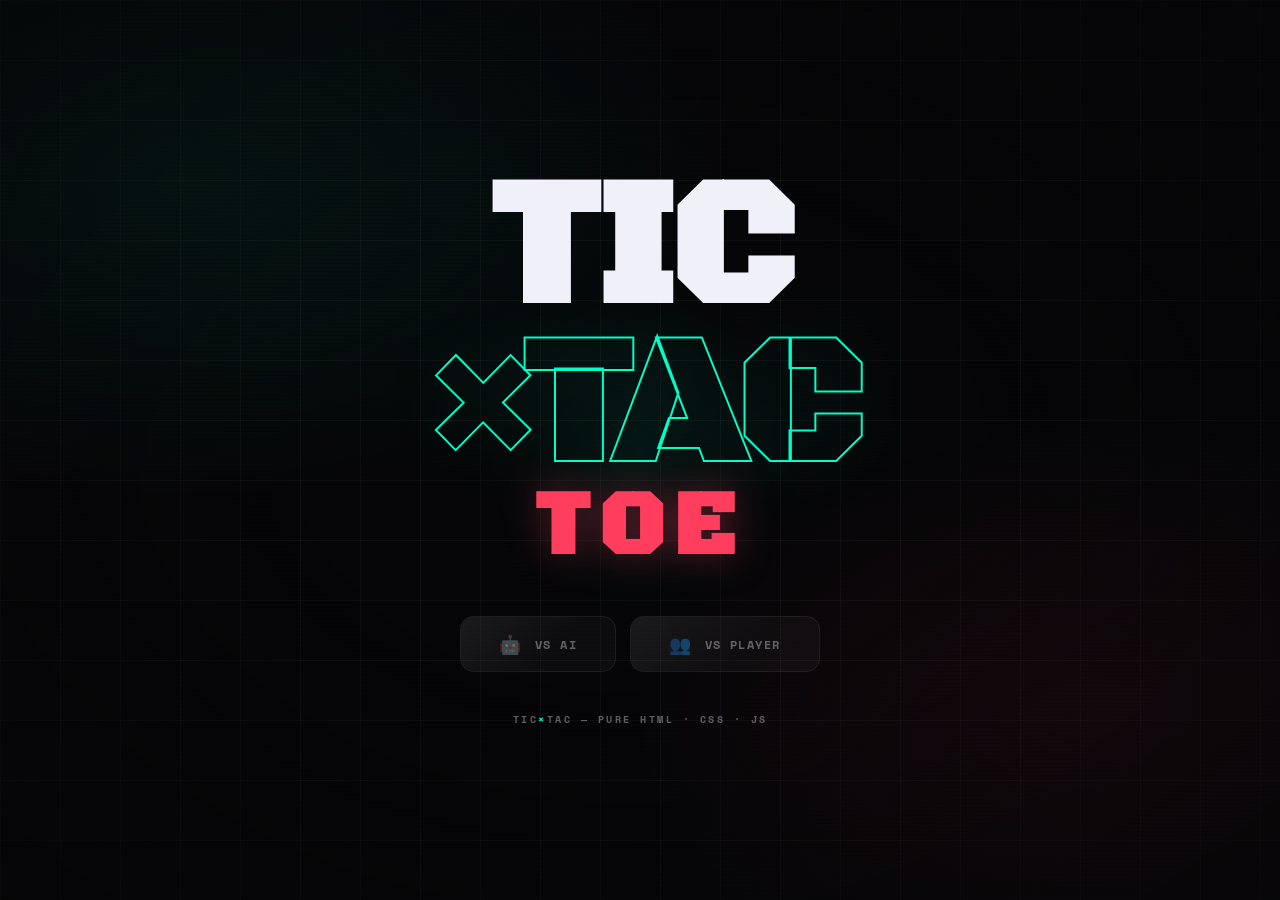
<file: index.html>
<!DOCTYPE html>
<html lang="en">
<head>
<meta charset="UTF-8">
<meta name="viewport" content="width=device-width, initial-scale=1.0">
<title>TIC×TAC</title>
<link href="https://fonts.googleapis.com/css2?family=Black+Ops+One&family=Space+Mono:wght@400;700&display=swap" rel="stylesheet">
<style>
*, *::before, *::after { margin: 0; padding: 0; box-sizing: border-box; }

:root {
  --bg:     #060608;
  --o:      #00ffc8;
  --o-glow: rgba(0,255,200,0.35);
  --x:      #ff3e5e;
  --x-glow: rgba(255,62,94,0.35);
  --text:   #f0f0f8;
  --muted:  rgba(240,240,248,0.38);
  --border: rgba(255,255,255,0.07);
  --grid:   rgba(255,255,255,0.035);
}

/* KEY FIX: html/body must NOT have overflow:hidden — let them scroll naturally */
html {
  height: 100%;
  scroll-behavior: smooth;
}

body {
  background: var(--bg);
  color: var(--text);
  font-family: 'Space Mono', monospace;
  min-height: 100vh;
  display: flex;
  flex-direction: column;
  align-items: center;
  /* REMOVED: overflow: hidden — this was blocking all scrolling */
  /* justify-content: center removed so page can grow naturally */
  padding: 60px 20px;
}

/* ── Background — fixed so it stays behind while you scroll ── */
.bg {
  position: fixed;   /* fixed, not absolute — stays in viewport always */
  inset: 0;
  pointer-events: none;
  z-index: 0;
}
.bg-grid {
  position: absolute; inset: 0;
  background-image:
    linear-gradient(var(--grid) 1px, transparent 1px),
    linear-gradient(90deg, var(--grid) 1px, transparent 1px);
  background-size: 60px 60px;
  animation: gridDrift 25s linear infinite;
}
@keyframes gridDrift { to { transform: translateY(60px); } }

.bg-blobs {
  position: absolute; inset: 0;
  background:
    radial-gradient(ellipse 65% 55% at 15% 20%, rgba(0,255,200,0.07) 0%, transparent 65%),
    radial-gradient(ellipse 55% 50% at 85% 80%, rgba(255,62,94,0.07) 0%, transparent 65%);
}
.bg-scan {
  position: absolute; inset: 0;
  background: repeating-linear-gradient(
    to bottom, transparent 0px, transparent 3px,
    rgba(0,0,0,0.14) 3px, rgba(0,0,0,0.14) 4px
  );
}
.bg-vignette {
  position: absolute; inset: 0;
  background: radial-gradient(ellipse 90% 90% at 50% 50%, transparent 30%, rgba(6,6,8,0.85) 100%);
}

/* ── Cursor glow ── */
.cursor-glow {
  position: fixed;
  width: 340px; height: 340px;
  border-radius: 50%;
  background: radial-gradient(circle, rgba(0,255,200,0.05) 0%, transparent 70%);
  pointer-events: none;
  z-index: 0;
  transform: translate(-50%, -50%);
  transition: background 0.3s ease;
}

/* ── Main card ── */
.card {
  position: relative;
  z-index: 1;
  display: flex;
  flex-direction: column;
  align-items: center;
  gap: 0;
  width: 100%;
  max-width: 900px;
  /* Center vertically on tall screens, just stack naturally on small ones */
  margin: auto;
  animation: fadeUp 0.5s ease both;
}

@keyframes fadeUp {
  from { opacity: 0; transform: translateY(24px); }
  to   { opacity: 1; transform: translateY(0); }
}

/* ── Title ── */
.title {
  font-family: 'Black Ops One', cursive;
  font-size: clamp(64px, 15vw, 180px);
  line-height: 0.88;
  letter-spacing: -0.02em;
  text-align: center;
  margin-bottom: 48px;
}
.title .l1 { display: block; color: var(--text); }
.title .l2 {
  display: block; color: transparent;
  -webkit-text-stroke: 2px var(--o);
  filter: drop-shadow(0 0 28px var(--o-glow));
}
.title .l3 {
  display: block; color: var(--x);
  font-size: 0.5em; letter-spacing: 0.12em;
  filter: drop-shadow(0 0 20px var(--x-glow));
}

/* ── Mode buttons ── */
.mode-toggle {
  display: flex;
  gap: 14px;
  flex-wrap: wrap;
  justify-content: center;
}

.mode-btn {
  display: inline-flex;
  align-items: center;
  gap: 12px;
  padding: 18px 38px;
  border-radius: 14px;
  font-family: 'Space Mono', monospace;
  font-size: 12px;
  font-weight: 700;
  letter-spacing: 0.12em;
  text-transform: uppercase;
  border: 1.5px solid var(--border);
  cursor: pointer;
  background: rgba(255,255,255,0.03);
  color: var(--muted);
  transition: transform 0.3s cubic-bezier(0.34,1.4,0.64,1), box-shadow 0.3s ease, background 0.25s ease, color 0.25s ease, border-color 0.25s ease;
  position: relative;
  overflow: hidden;
}

.mode-btn::after {
  content: '';
  position: absolute;
  inset: 0;
  background: linear-gradient(135deg, rgba(255,255,255,0.06) 0%, transparent 60%);
  pointer-events: none;
}

.mode-btn.ai:hover {
  background: rgba(0,255,200,0.08);
  border-color: var(--o);
  color: var(--o);
  box-shadow: 0 8px 40px rgba(0,255,200,0.25);
  transform: translateY(-5px);
}

.mode-btn.p2:hover {
  background: rgba(255,62,94,0.08);
  border-color: var(--x);
  color: var(--x);
  box-shadow: 0 8px 40px rgba(255,62,94,0.25);
  transform: translateY(-5px);
}

.mode-btn:active { transform: translateY(-2px) scale(0.98); }

.mode-icon { font-size: 18px; line-height: 1; }

/* ── Footer tag ── */
.tag {
  margin-top: 40px;
  font-size: 10px;
  font-weight: 700;
  letter-spacing: 0.25em;
  text-transform: uppercase;
  color: var(--muted);
}
.tag span { color: var(--o); }

/* ── Anchor reset so the <a> doesn't add weirdness ── */
a { text-decoration: none; display: inline-block; }

/* ── Responsive ── */
@media (max-width: 480px) {
  body { padding: 40px 16px; }
  .mode-toggle { flex-direction: column; align-items: center; }
  .mode-btn { width: 260px; justify-content: center; }
  .title { margin-bottom: 36px; }
}
</style>
</head>
<body>

<div class="bg">
  <div class="bg-grid"></div>
  <div class="bg-blobs"></div>
  <div class="bg-scan"></div>
  <div class="bg-vignette"></div>
</div>

<div class="cursor-glow" id="cursorGlow"></div>

<div class="card">

  <h1 class="title">
    <span class="l1">TIC</span>
    <span class="l2">×TAC</span>
    <span class="l3">TOE</span>
  </h1>

  <div class="mode-toggle">
    <a href="aimode.html">
      <button class="mode-btn ai">
        <span class="mode-icon">🤖</span> vs AI
      </button>
    </a>

    <a href="pvp.html">
      <button class="mode-btn p2">
        <span class="mode-icon">👥</span> vs Player
      </button>
    </a>
  </div>

  <div class="tag">TIC<span>×</span>TAC — Pure HTML · CSS · JS</div>

</div>

<script>
// Cursor glow
const g = document.getElementById('cursorGlow');
let mx = innerWidth / 2, my = innerHeight / 2, gx = mx, gy = my;
document.addEventListener('mousemove', e => { mx = e.clientX; my = e.clientY; });
(function tick() {
  gx += (mx - gx) * 0.09;
  gy += (my - gy) * 0.09;
  g.style.left = gx + 'px';
  g.style.top  = gy + 'px';
  requestAnimationFrame(tick);
})();
</script>
</body>
</html>
</file>
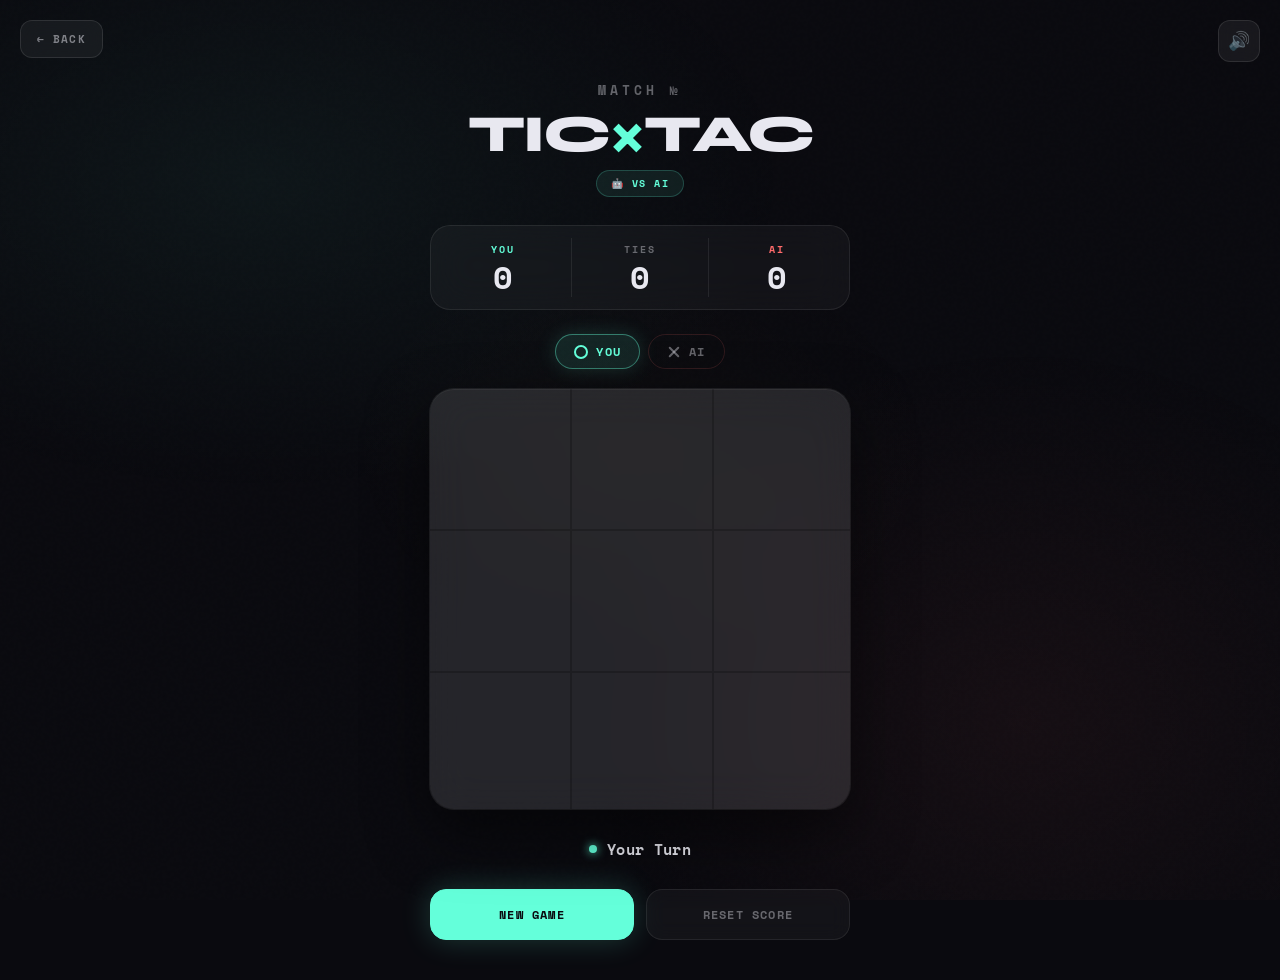
<file: aimode.html>
<!DOCTYPE html>
<html lang="en">
<head>
<meta charset="UTF-8">
<meta name="viewport" content="width=device-width, initial-scale=1.0">
<title>TIC×TAC — vs AI</title>
<link href="https://fonts.googleapis.com/css2?family=Syne:wght@400;700;800&family=Space+Mono:wght@400;700&display=swap" rel="stylesheet">
<style>
  :root {
    --bg: #0a0a0f;
    --surface: rgba(255,255,255,0.04);
    --surface-hover: rgba(255,255,255,0.07);
    --border: rgba(255,255,255,0.08);
    --o-color: #64ffda;
    --o-glow: rgba(100,255,218,0.3);
    --x-color: #ff6b6b;
    --x-glow: rgba(255,107,107,0.3);
    --text: #e8e8f0;
    --text-muted: rgba(232,232,240,0.4);
    --gold: #ffd166;
    --board-size: min(92vw, 420px);
    --cell-size: calc(var(--board-size) / 3);
  }

  * { margin: 0; padding: 0; box-sizing: border-box; }
  html { height: 100%; }

  body {
    background: var(--bg);
    min-height: 100vh;
    display: flex; align-items: center; justify-content: center;
    font-family: 'Syne', sans-serif;
    position: relative; padding: 80px 20px 40px;
  }

  body::before {
    content: ''; position: fixed; inset: 0;
    background:
      radial-gradient(ellipse 60% 50% at 20% 20%, rgba(100,255,218,0.05) 0%, transparent 70%),
      radial-gradient(ellipse 50% 60% at 80% 80%, rgba(255,107,107,0.05) 0%, transparent 70%),
      radial-gradient(ellipse 40% 40% at 50% 50%, rgba(255,209,102,0.02) 0%, transparent 60%);
    pointer-events: none; z-index: 0;
  }
  body::after {
    content: ''; position: fixed; inset: 0;
    background-image: url("data:image/svg+xml,%3Csvg viewBox='0 0 256 256' xmlns='http://www.w3.org/2000/svg'%3E%3Cfilter id='noise'%3E%3CfeTurbulence type='fractalNoise' baseFrequency='0.9' numOctaves='4' stitchTiles='stitch'/%3E%3C/filter%3E%3Crect width='100%25' height='100%25' filter='url(%23noise)' opacity='0.03'/%3E%3C/svg%3E");
    pointer-events: none; z-index: 0; opacity: 0.4;
  }

  .container {
    position: relative; z-index: 1;
    display: flex; flex-direction: column; align-items: center;
    width: var(--board-size); max-width: 100%;
    margin: auto; animation: fadeIn 0.6s ease;
  }
  @keyframes fadeIn { from { opacity:0; transform:translateY(20px); } to { opacity:1; transform:translateY(0); } }

  .back-btn {
    position: fixed; top: 20px; left: 20px;
    display: flex; align-items: center; gap: 8px;
    padding: 10px 16px; border-radius: 12px;
    background: rgba(255,255,255,0.05); border: 1px solid rgba(255,255,255,0.1);
    color: rgba(232,232,240,0.5); font-family: 'Space Mono', monospace;
    font-size: 11px; font-weight: 700; letter-spacing: 0.1em; text-transform: uppercase;
    text-decoration: none; cursor: pointer; z-index: 100;
    transition: all 0.2s ease; backdrop-filter: blur(10px);
  }
  .back-btn:hover { color: var(--o-color); border-color: rgba(100,255,218,0.3); background: rgba(100,255,218,0.06); transform: translateX(-2px); }

  .header { text-align: center; margin-bottom: 28px; }
  .title { font-size: 13px; font-weight: 700; letter-spacing: 0.3em; text-transform: uppercase; color: var(--text-muted); font-family: 'Space Mono', monospace; margin-bottom: 8px; }
  .game-title { font-size: clamp(36px,12vw,52px); font-weight: 800; color: var(--text); line-height: 1; letter-spacing: -2px; }
  .game-title span { color: var(--o-color); }
  .mode-badge { display: inline-flex; align-items: center; gap: 6px; margin-top: 10px; padding: 5px 14px; border-radius: 100px; background: rgba(100,255,218,0.08); border: 1px solid rgba(100,255,218,0.2); font-family: 'Space Mono', monospace; font-size: 10px; font-weight: 700; letter-spacing: 0.15em; text-transform: uppercase; color: var(--o-color); }

  .score-wrap { display: flex; margin-bottom: 24px; background: var(--surface); border: 1px solid var(--border); border-radius: 20px; padding: 4px; backdrop-filter: blur(20px); width: 100%; }
  .score-item { display: flex; flex-direction: column; align-items: center; padding: 12px 0; border-radius: 16px; transition: all 0.3s ease; flex: 1; }
  .score-label { font-size: 10px; font-weight: 700; letter-spacing: 0.2em; text-transform: uppercase; font-family: 'Space Mono', monospace; margin-bottom: 4px; }
  .score-label.o-label   { color: var(--o-color); }
  .score-label.x-label   { color: var(--x-color); }
  .score-label.tie-label { color: var(--text-muted); }
  .score-num { font-size: clamp(24px,7vw,32px); font-weight: 800; color: var(--text); font-family: 'Space Mono', monospace; line-height: 1; }
  .score-divider { width: 1px; background: var(--border); margin: 8px 0; flex-shrink: 0; align-self: stretch; }

  .turn-indicators { display: flex; gap: 8px; margin-bottom: 20px; width: 100%; justify-content: center; }
  .turn-chip { display: flex; align-items: center; gap: 8px; padding: 8px 18px; border-radius: 100px; border: 1px solid transparent; font-size: 12px; font-weight: 700; letter-spacing: 0.1em; text-transform: uppercase; font-family: 'Space Mono', monospace; transition: all 0.35s cubic-bezier(0.34,1.2,0.64,1); color: var(--text-muted); white-space: nowrap; }
  .turn-chip.o-chip { border-color: rgba(100,255,218,0.15); }
  .turn-chip.x-chip { border-color: rgba(255,107,107,0.15); }
  .turn-chip.active.o-chip { background: rgba(100,255,218,0.1); border-color: rgba(100,255,218,0.4); color: var(--o-color); box-shadow: 0 0 20px rgba(100,255,218,0.15); }
  .turn-chip.active.x-chip { background: rgba(255,107,107,0.1); border-color: rgba(255,107,107,0.4); color: var(--x-color); box-shadow: 0 0 20px rgba(255,107,107,0.15); }
  .chip-icon { width: 14px; height: 14px; position: relative; flex-shrink: 0; }
  .chip-icon.o { border: 2px solid currentColor; border-radius: 50%; }
  .chip-icon.x::before, .chip-icon.x::after { content: ''; position: absolute; top: 50%; left: 50%; width: 14px; height: 2px; background: currentColor; border-radius: 1px; }
  .chip-icon.x::before { transform: translate(-50%,-50%) rotate(45deg); }
  .chip-icon.x::after  { transform: translate(-50%,-50%) rotate(-45deg); }

  /* ══ BOARD FIX — same rigid variable system as vs-player ══ */
  .board-wrap { position: relative; margin-bottom: 20px; width: var(--board-size); height: var(--board-size); flex-shrink: 0; }

  .board {
    display: grid;
    grid-template-columns: repeat(3, var(--cell-size));
    grid-template-rows:    repeat(3, var(--cell-size));
    gap: 2px; background: var(--border); border-radius: 24px; overflow: hidden;
    width: var(--board-size); height: var(--board-size);
    box-shadow: 0 0 0 1px var(--border), 0 24px 60px rgba(0,0,0,0.5), inset 0 1px 0 rgba(255,255,255,0.05);
    backdrop-filter: blur(20px);
  }

  .cell {
    width: var(--cell-size); height: var(--cell-size);
    background: var(--surface); display: flex; align-items: center; justify-content: center;
    cursor: pointer; position: relative; transition: background 0.2s ease; overflow: hidden; flex-shrink: 0;
  }
  .cell::before { content: ''; position: absolute; inset: 0; opacity: 0; transition: opacity 0.3s ease; }
  .cell:hover:not(.taken)::before { opacity: 1; background: radial-gradient(circle at center, rgba(255,255,255,0.04) 0%, transparent 70%); }
  .cell:hover:not(.taken) { background: var(--surface-hover); }
  .cell.taken { cursor: default; }
  .cell:nth-child(1) { border-radius: 22px 0 0 0; }
  .cell:nth-child(3) { border-radius: 0 22px 0 0; }
  .cell:nth-child(7) { border-radius: 0 0 0 22px; }
  .cell:nth-child(9) { border-radius: 0 0 22px 0; }

  .sym-o { width: calc(var(--cell-size)*0.42); height: calc(var(--cell-size)*0.42); border: calc(var(--cell-size)*0.03) solid var(--o-color); border-radius: 50%; box-shadow: 0 0 20px var(--o-glow), inset 0 0 20px rgba(100,255,218,0.05); animation: popIn 0.3s cubic-bezier(0.34,1.56,0.64,1); position: relative; flex-shrink: 0; pointer-events: none; }
  .sym-o::after { content: ''; position: absolute; inset: -8px; border-radius: 50%; background: radial-gradient(circle, var(--o-glow) 0%, transparent 70%); opacity: 0.5; }
  .sym-x { width: calc(var(--cell-size)*0.42); height: calc(var(--cell-size)*0.42); position: relative; animation: popIn 0.3s cubic-bezier(0.34,1.56,0.64,1); flex-shrink: 0; pointer-events: none; }
  .sym-x::before, .sym-x::after { content: ''; position: absolute; top: 50%; left: 50%; width: calc(var(--cell-size)*0.42); height: calc(var(--cell-size)*0.03); background: var(--x-color); border-radius: 2px; box-shadow: 0 0 16px var(--x-glow); }
  .sym-x::before { transform: translate(-50%,-50%) rotate(45deg); }
  .sym-x::after  { transform: translate(-50%,-50%) rotate(-45deg); }

  @keyframes popIn { from { transform: scale(0) rotate(-10deg); opacity: 0; } to { transform: scale(1) rotate(0); opacity: 1; } }
  .cell.win { animation: winPulse 1s ease infinite alternate; }
  @keyframes winPulse { from { background: rgba(255,255,255,0.04); } to { background: rgba(255,255,255,0.09); } }

  .status-bar { display: flex; align-items: center; justify-content: center; gap: 10px; height: 40px; margin-bottom: 20px; width: 100%; }
  .status-dot { width: 8px; height: 8px; border-radius: 50%; flex-shrink: 0; transition: all 0.4s ease; }
  .status-dot.o   { background: var(--o-color); box-shadow: 0 0 10px var(--o-color); }
  .status-dot.x   { background: var(--x-color); box-shadow: 0 0 10px var(--x-color); }
  .status-dot.tie { background: var(--gold);     box-shadow: 0 0 10px var(--gold); }
  .status-dot.pulse { animation: dotPulse 1s ease infinite; }
  @keyframes dotPulse { 0%,100% { transform: scale(1); opacity: 1; } 50% { transform: scale(1.4); opacity: 0.7; } }
  .status-text { font-size: 15px; font-weight: 700; color: var(--text); letter-spacing: 0.02em; font-family: 'Space Mono', monospace; transition: all 0.3s ease; }

  .btn-row { display: flex; gap: 12px; width: 100%; }
  .btn { flex: 1; padding: 16px 20px; border-radius: 16px; border: 1px solid var(--border); font-size: 12px; font-weight: 700; letter-spacing: 0.1em; text-transform: uppercase; font-family: 'Space Mono', monospace; cursor: pointer; transition: all 0.25s ease; }
  .btn-primary { background: var(--o-color); color: #0a0a0f; border-color: var(--o-color); box-shadow: 0 0 30px rgba(100,255,218,0.2); }
  .btn-primary:hover { background: #7fffd4; box-shadow: 0 0 40px rgba(100,255,218,0.35); transform: translateY(-2px); }
  .btn-ghost { background: var(--surface); color: var(--text-muted); backdrop-filter: blur(10px); }
  .btn-ghost:hover { background: var(--surface-hover); color: var(--text); border-color: rgba(255,255,255,0.15); transform: translateY(-2px); }
  .btn:active { transform: translateY(0) !important; }

  /* Result overlay */
  .result-overlay { position: absolute; inset: 0; display: flex; flex-direction: column; align-items: center; justify-content: center; text-align: center; padding: 24px; border-radius: 24px; backdrop-filter: blur(10px); -webkit-backdrop-filter: blur(10px); background: rgba(10,10,15,0.82); opacity: 0; pointer-events: none; transition: opacity 0.4s ease; z-index: 10; gap: 10px; }
  .result-overlay.show { opacity: 1; pointer-events: all; }
  .result-emoji { font-size: clamp(40px,12vw,56px); line-height: 1; animation: overlayPop 0.5s cubic-bezier(0.34,1.56,0.64,1) both; }
  .result-label { font-size: clamp(18px,5.5vw,30px); font-weight: 800; color: var(--text); letter-spacing: -0.5px; white-space: nowrap; animation: overlayPop 0.5s cubic-bezier(0.34,1.56,0.64,1) 0.06s both; transition: color 0.3s ease, text-shadow 0.3s ease; }
  .result-overlay.winner-o .result-label { color: var(--o-color); text-shadow: 0 0 30px var(--o-glow); }
  .result-overlay.winner-x .result-label { color: var(--x-color); text-shadow: 0 0 30px var(--x-glow); }
  .result-sub { font-size: 10px; font-weight: 700; letter-spacing: 0.3em; text-transform: uppercase; color: var(--text-muted); font-family: 'Space Mono', monospace; margin-top: 4px; animation: overlayPop 0.5s cubic-bezier(0.34,1.56,0.64,1) 0.12s both; }
  @keyframes overlayPop { from { transform: scale(0.7) translateY(8px); opacity: 0; } to { transform: scale(1) translateY(0); opacity: 1; } }

  /* Thinking dots */
  .thinking-dots { display: inline-flex; gap: 4px; align-items: center; }
  .thinking-dots span { width: 5px; height: 5px; border-radius: 50%; background: var(--x-color); animation: thinking 1.2s ease infinite; }
  .thinking-dots span:nth-child(2) { animation-delay: 0.2s; }
  .thinking-dots span:nth-child(3) { animation-delay: 0.4s; }
  @keyframes thinking { 0%,80%,100% { transform: scale(0.6); opacity: 0.3; } 40% { transform: scale(1); opacity: 1; } }

  @media (max-width: 480px) { body { padding: 68px 14px 28px; } .score-label { font-size: 9px; } .turn-chip { font-size: 11px; padding: 7px 12px; } .status-text { font-size: 13px; } .btn { padding: 14px 12px; font-size: 11px; } }
  @media (max-width: 360px) { .turn-chip span { display: none; } .turn-chip { padding: 8px 14px; } }
</style>
</head>
<body>

<a class="back-btn" href="index.html">← Back</a>

<div class="container">
  <div class="header">
    <div class="title">Match №</div>
    <div class="game-title">TIC<span>×</span>TAC</div>
    <div class="mode-badge">🤖 vs AI</div>
  </div>

  <div class="score-wrap">
    <div class="score-item" id="score-o">
      <div class="score-label o-label">You</div>
      <div class="score-num" id="score-o-num">0</div>
    </div>
    <div class="score-divider"></div>
    <div class="score-item" id="score-tie">
      <div class="score-label tie-label">Ties</div>
      <div class="score-num" id="score-tie-num">0</div>
    </div>
    <div class="score-divider"></div>
    <div class="score-item" id="score-x">
      <div class="score-label x-label">AI</div>
      <div class="score-num" id="score-x-num">0</div>
    </div>
  </div>

  <div class="turn-indicators">
    <div class="turn-chip o-chip active" id="chip-o">
      <div class="chip-icon o"></div>
      <span>You</span>
    </div>
    <div class="turn-chip x-chip" id="chip-x">
      <div class="chip-icon x"></div>
      <span>AI</span>
    </div>
  </div>

  <div class="board-wrap">
    <div class="board" id="board"></div>
    <div class="result-overlay" id="result-overlay">
      <div class="result-emoji" id="result-emoji">🏆</div>
      <div class="result-label" id="result-label">You Win!</div>
      <div class="result-sub">TAP TO CONTINUE</div>
    </div>
  </div>

  <div class="status-bar">
    <div class="status-dot o pulse" id="status-dot"></div>
    <div class="status-text" id="status-text">Your Turn</div>
  </div>

  <div class="btn-row">
    <button class="btn btn-primary" onclick="newGame()">New Game</button>
    <button class="btn btn-ghost"   onclick="resetScore()">Reset Score</button>
  </div>
</div>

<script>
let _audioCtx=null, audioEnabled=true;
function getAudioCtx(){ if(!_audioCtx) _audioCtx=new(window.AudioContext||window.webkitAudioContext)(); return _audioCtx; }
async function playSound(freq,dur,type='square',vol=0.25,delay=0){
  if(!audioEnabled) return;
  try{
    const ctx=getAudioCtx();
    if(ctx.state==='suspended') await ctx.resume();
    const o=ctx.createOscillator(),g=ctx.createGain();
    o.connect(g); g.connect(ctx.destination);
    o.type=type; o.frequency.value=freq;
    const t=ctx.currentTime+delay;
    g.gain.setValueAtTime(vol,t); g.gain.exponentialRampToValueAtTime(0.001,t+dur);
    o.start(t); o.stop(t+dur);
  }catch(e){}
}
function playPlaceO(){ playSound(600,0.12,'square'); }
function playPlaceX(){ playSound(400,0.12,'square'); }
function playClick() { playSound(500,0.08,'sine',0.15); }
function playDraw()  { playSound(220,0.28,'sawtooth',0.25,0); playSound(196,0.28,'sawtooth',0.25,0.16); }
function playWin()   { [523,659,784,1047].forEach((f,i)=>playSound(f,0.2,'square',0.25,i*0.14)); }

const sb=document.createElement('button');
sb.textContent='🔊'; sb.title='Toggle sound';
sb.style.cssText='position:fixed;top:20px;right:20px;background:rgba(255,255,255,0.06);border:1px solid rgba(255,255,255,0.1);color:rgba(255,255,255,0.5);font-size:18px;width:42px;height:42px;border-radius:12px;cursor:pointer;z-index:100;transition:all 0.2s ease;backdrop-filter:blur(10px);';
sb.onmouseenter=()=>sb.style.color='#fff';
sb.onmouseleave=()=>sb.style.color=audioEnabled?'#fff':'rgba(255,255,255,0.3)';
sb.onclick=()=>{ audioEnabled=!audioEnabled; sb.textContent=audioEnabled?'🔊':'🔇'; sb.style.color=audioEnabled?'#fff':'rgba(255,255,255,0.3)'; if(audioEnabled)playClick(); };
document.body.appendChild(sb);

let board=Array(9).fill(null), currentPlayer='O', gameOver=false;
let scores={O:0,X:0,T:0}, aiThinking=false;
const winLines=[[0,1,2],[3,4,5],[6,7,8],[0,3,6],[1,4,7],[2,5,8],[0,4,8],[2,4,6]];

function initBoard(){
  const el=document.getElementById('board'); el.innerHTML='';
  for(let i=0;i<9;i++){
    const c=document.createElement('div');
    c.className='cell'; c.dataset.index=i; c.onclick=()=>handleClick(i); el.appendChild(c);
  }
}

function renderBoard(){
  document.querySelectorAll('.cell').forEach((cell,i)=>{
    cell.innerHTML=''; cell.className='cell';
    if(board[i]==='O'){ cell.innerHTML='<div class="sym-o"></div>'; cell.classList.add('taken'); }
    else if(board[i]==='X'){ cell.innerHTML='<div class="sym-x"></div>'; cell.classList.add('taken'); }
  });
}

function handleClick(i){
  if(board[i]||gameOver||aiThinking) return;
  if(currentPlayer==='X') return;
  board[i]='O'; playPlaceO(); renderBoard(); checkGame();
  if(!gameOver){
    switchTurn(); setStatus('thinking'); aiThinking=true;
    setTimeout(()=>{ aiMove(); aiThinking=false; }, 500+Math.random()*500);
  }
}

function switchTurn(){ currentPlayer=currentPlayer==='O'?'X':'O'; updateTurnUI(); }

function updateTurnUI(){
  document.getElementById('chip-o').classList.toggle('active',currentPlayer==='O');
  document.getElementById('chip-x').classList.toggle('active',currentPlayer==='X');
  const dot=document.getElementById('status-dot'), text=document.getElementById('status-text');
  dot.className='status-dot pulse '+(currentPlayer==='O'?'o':'x');
  text.textContent=currentPlayer==='O'?'Your Turn':'AI is thinking…';
}

function setStatus(type,winner){
  const dot=document.getElementById('status-dot'), text=document.getElementById('status-text');
  dot.classList.remove('pulse');
  if(type==='thinking'){ dot.className='status-dot x'; text.innerHTML='AI <span class="thinking-dots"><span></span><span></span><span></span></span>'; }
  else if(type==='win'){ dot.className='status-dot pulse '+winner.toLowerCase(); text.textContent=winner==='O'?'🎉 You Won!':'🤖 AI Won!'; }
  else if(type==='tie'){ dot.className='status-dot tie'; text.textContent="It's a Draw!"; }
}

function showResult(result){
  setTimeout(()=>{
    const ov=document.getElementById('result-overlay');
    const em=document.getElementById('result-emoji');
    const lb=document.getElementById('result-label');
    ov.classList.remove('winner-o','winner-x');
    if(result==='T'){ em.textContent='🤝'; lb.textContent="It's a Draw!"; }
    else if(result==='O'){ em.textContent='🏆'; lb.textContent='You Win!'; ov.classList.add('winner-o'); }
    else{ em.textContent='🤖'; lb.textContent='AI Wins!'; ov.classList.add('winner-x'); }
    ov.classList.add('show');
    ov.onclick=()=>{ playClick(); newGame(); };
  },700);
}

function updateScores(){
  document.getElementById('score-o-num').textContent=scores.O;
  document.getElementById('score-x-num').textContent=scores.X;
  document.getElementById('score-tie-num').textContent=scores.T;
}

function checkGame(){
  for(const [a,b,c] of winLines){
    if(board[a]&&board[a]===board[b]&&board[b]===board[c]){
      gameOver=true; scores[board[a]]++; updateScores();
      highlightWin([a,b,c]); setStatus('win',board[a]); playWin(); showResult(board[a]); return;
    }
  }
  if(!board.includes(null)){ gameOver=true; scores.T++; updateScores(); setStatus('tie'); playDraw(); showResult('T'); }
}

function highlightWin(idx){ document.querySelectorAll('.cell').forEach((c,i)=>{ if(idx.includes(i)) c.classList.add('win'); }); }

function getHeuristicMove(){
  for(const [a,b,c] of winLines){ const v=[board[a],board[b],board[c]]; if(v.filter(x=>x==='X').length===2&&v.includes(null)) return [a,b,c].find(i=>board[i]===null); }
  for(const [a,b,c] of winLines){ const v=[board[a],board[b],board[c]]; if(v.filter(x=>x==='O').length===2&&v.includes(null)) return [a,b,c].find(i=>board[i]===null); }
  if(board[4]===null) return 4;
  const corners=[0,2,6,8].filter(i=>board[i]===null);
  if(corners.length) return corners[Math.floor(Math.random()*corners.length)];
  return null;
}

function aiMove(){
  let idx=getHeuristicMove();
  if(idx===null){ const best=minimax(board.slice(),true,-Infinity,Infinity); idx=best.index; }
  if(idx!==undefined&&idx!==null){ board[idx]='X'; playPlaceX(); renderBoard(); checkGame(); if(!gameOver) switchTurn(); }
}

function minimax(b,isMax,alpha,beta){
  const w=checkWinnerBoard(b);
  if(w==='X') return{score:10}; if(w==='O') return{score:-10}; if(!b.includes(null)) return{score:0};
  let best={score:isMax?-Infinity:Infinity,index:-1};
  for(let i=0;i<9;i++){
    if(!b[i]){
      b[i]=isMax?'X':'O';
      const r=minimax(b,!isMax,alpha,beta); b[i]=null; r.index=i;
      if(isMax){ if(r.score>best.score) best=r; alpha=Math.max(alpha,best.score); }
      else{ if(r.score<best.score) best=r; beta=Math.min(beta,best.score); }
      if(beta<=alpha) break;
    }
  }
  return best;
}

function checkWinnerBoard(b){
  for(const [a,c,d] of winLines){ if(b[a]&&b[a]===b[c]&&b[c]===b[d]) return b[a]; } return null;
}

function newGame(){
  board=Array(9).fill(null); currentPlayer='O'; gameOver=false; aiThinking=false;
  const ov=document.getElementById('result-overlay');
  ov.classList.remove('show','winner-o','winner-x');
  initBoard(); updateTurnUI();
}

function resetScore(){ playClick(); scores={O:0,X:0,T:0}; updateScores(); newGame(); }

initBoard(); updateTurnUI();
</script>
</body>
</html>
</file>
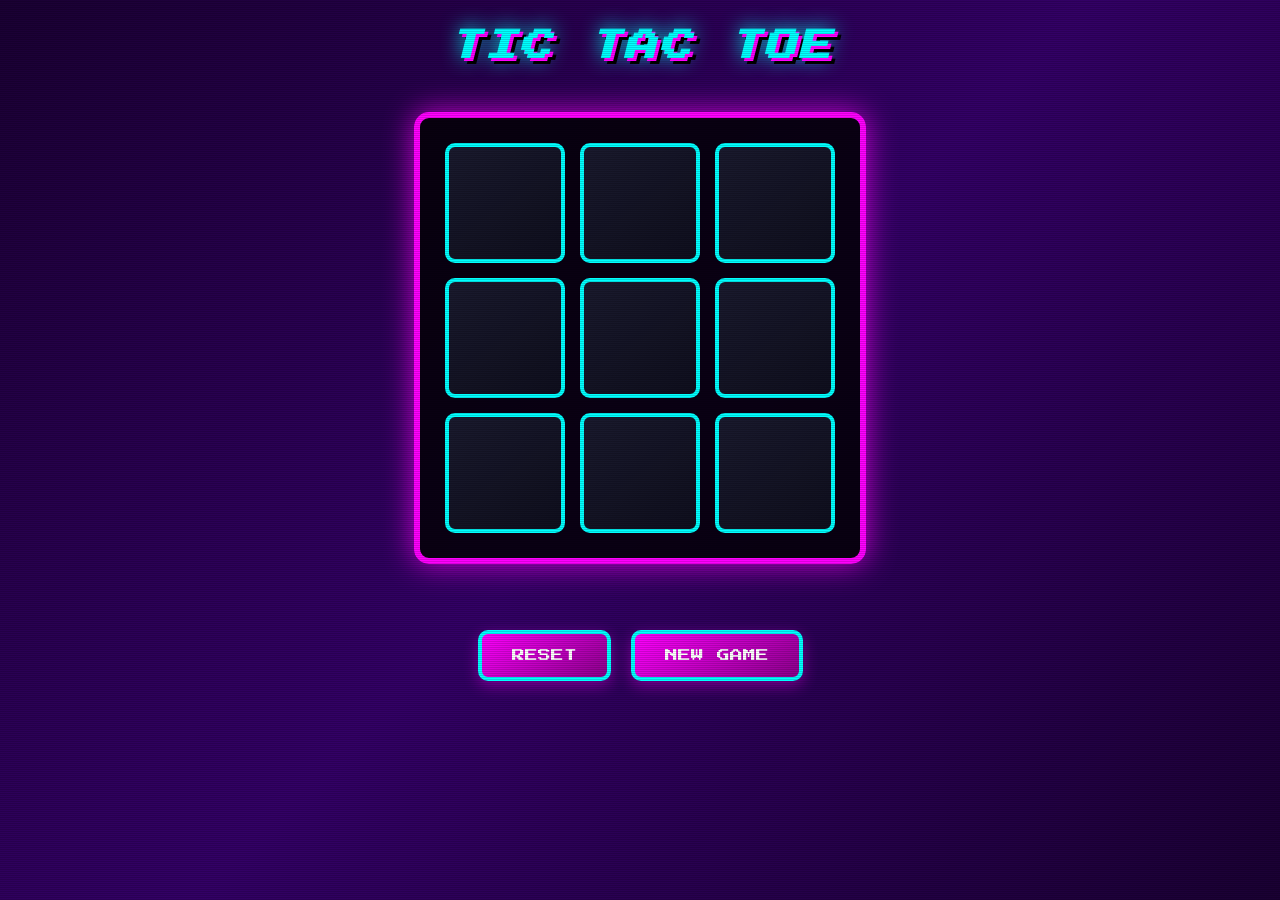
<file: old.html>
<!DOCTYPE html>
<html lang="en">
<head>
  <meta charset="UTF-8" />
  <meta name="viewport" content="width=device-width, initial-scale=1.0"/>
  <title>Tic Tac Toe</title>
  <link rel="stylesheet" href="index.css" />
</head>
<body>
  <h1 align="center" style="font-style: italic;">TIC TAC TOE</h1>

  <div class="game">
    <div class="container">
      <!-- Give unique IDs or use classes instead -->
      <button class="box"></button>
      <button class="box"></button>
      <button class="box"></button>
      <button class="box"></button>
      <button class="box"></button>
      <button class="box"></button>
      <button class="box"></button>
      <button class="box"></button>
      <button class="box"></button>
    </div>
  </div>
  <br>
<footer>
  <button class="reset">reset</button>
  <button class="new">new game</button>
</footer>
  <script src="index.js"></script>
</body>
</html>
</file>
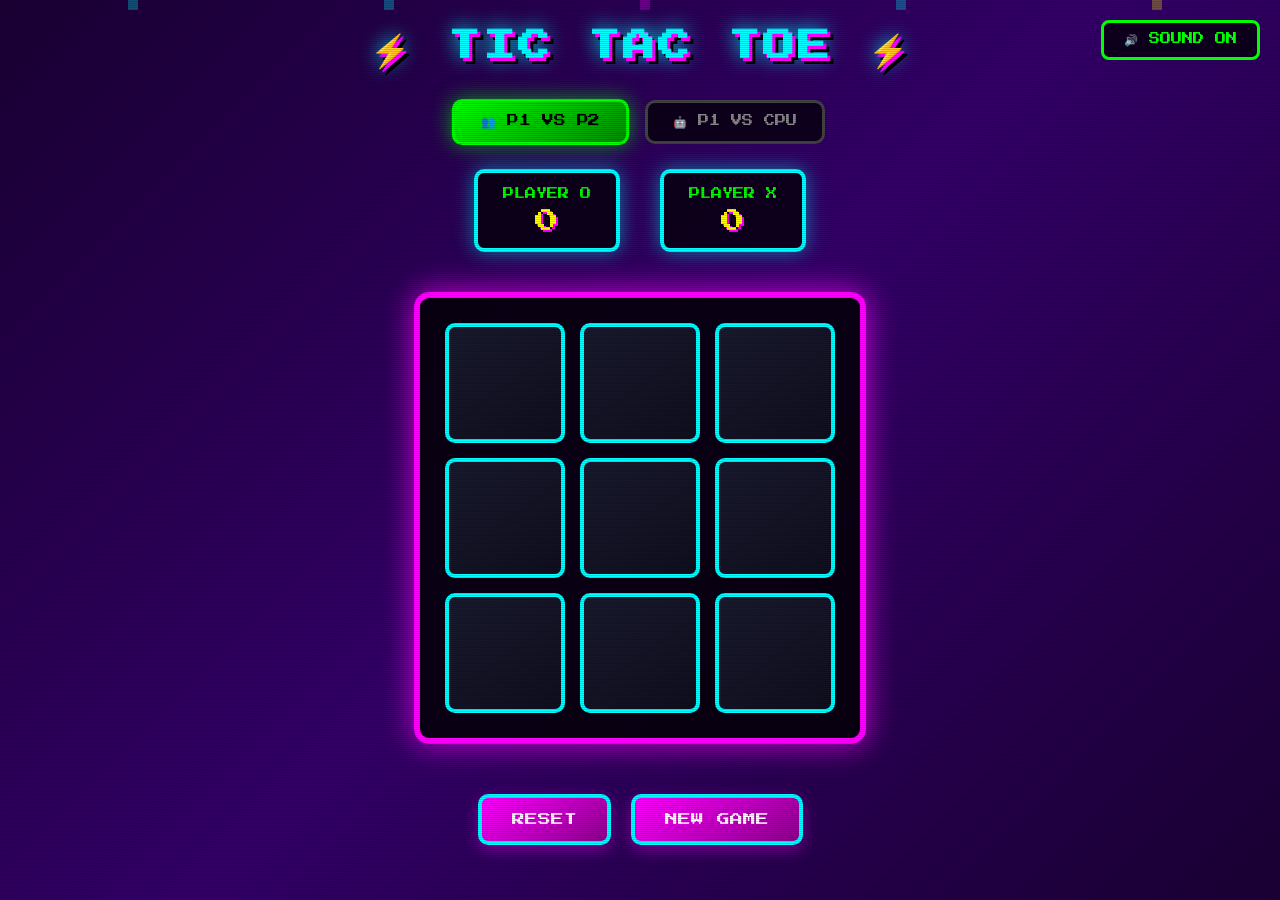
<file: old2.html>
<!DOCTYPE html>
<html lang="en">
<head>
  <meta charset="UTF-8">
  <meta name="viewport" content="width=device-width, initial-scale=1.0">
  <title>Retro Tic Tac Toe</title>
  <link rel="stylesheet" href="index.css">

</head>
<body>
  <!-- Floating pixels for retro effect -->
  <div class="pixel" style="left: 10%; animation-delay: 0s;"></div>
  <div class="pixel" style="left: 30%; animation-delay: 2s;"></div>
  <div class="pixel" style="left: 50%; animation-delay: 4s; background: #ff00ff;"></div>
  <div class="pixel" style="left: 70%; animation-delay: 6s;"></div>
  <div class="pixel" style="left: 90%; animation-delay: 8s; background: #ffff00;"></div>

  <button class="sound-toggle" id="soundToggle">🔊 SOUND ON</button>

  <h1>⚡ TIC TAC TOE ⚡</h1>

  <div class="mode-selector">
    <button class="mode-btn active" id="pvpBtn">👥 P1 vs P2</button>
    <button class="mode-btn" id="pvcBtn">🤖 P1 vs CPU</button>
  </div>

  <div class="score-board">
    <div class="score">
      <div id="player1Label">PLAYER O</div>
      <span class="score-value" id="scoreO">0</span>
    </div>
    <div class="score">
      <div id="player2Label">PLAYER X</div>
      <span class="score-value" id="scoreX">0</span>
    </div>
  </div>

  <div class="game">
    <div class="container">
      <button class="box"></button>
      <button class="box"></button>
      <button class="box"></button>
      <button class="box"></button>
      <button class="box"></button>
      <button class="box"></button>
      <button class="box"></button>
      <button class="box"></button>
      <button class="box"></button>
    </div>
  </div>

  <footer>
    <button class="reset">RESET</button>
    <button class="new">NEW GAME</button>
  </footer>

  <!-- Game Over Modal -->
  <div class="modal" id="gameModal">
    <div class="modal-content">
      <h2 id="modalMessage">PLAYER O WINS!</h2>
      <button id="modalBtn">PLAY AGAIN</button>
    </div>
  </div>


  <script src="index.js"></script>
</body>
</html>
</file>
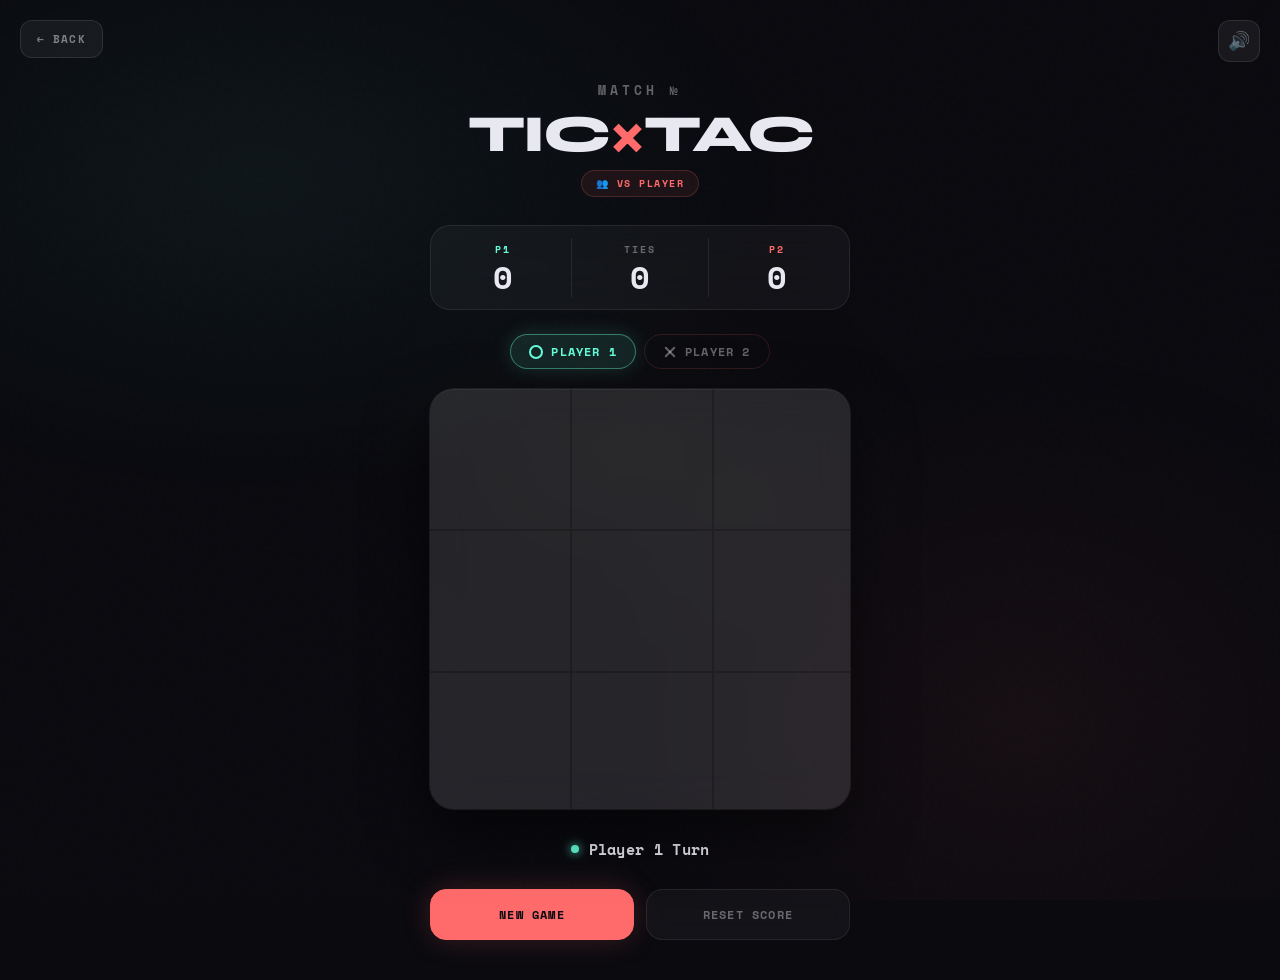
<file: pvp.html>
<!DOCTYPE html>
<html lang="en">
<head>
<meta charset="UTF-8">
<meta name="viewport" content="width=device-width, initial-scale=1.0">
<title>TIC×TAC — vs Player</title>
<link href="https://fonts.googleapis.com/css2?family=Syne:wght@400;700;800&family=Space+Mono:wght@400;700&display=swap" rel="stylesheet">
<style>
  :root {
    --bg: #0a0a0f;
    --surface: rgba(255,255,255,0.04);
    --surface-hover: rgba(255,255,255,0.07);
    --border: rgba(255,255,255,0.08);
    --o-color: #64ffda;
    --o-glow: rgba(100,255,218,0.3);
    --x-color: #ff6b6b;
    --x-glow: rgba(255,107,107,0.3);
    --text: #e8e8f0;
    --text-muted: rgba(232,232,240,0.4);
    --gold: #ffd166;
    --board-size: min(92vw, 420px);
    --cell-size: calc(var(--board-size) / 3);
  }

  * { margin: 0; padding: 0; box-sizing: border-box; }
  html { height: 100%; }

  body {
    background: var(--bg);
    min-height: 100vh;
    display: flex;
    align-items: center;
    justify-content: center;
    font-family: 'Syne', sans-serif;
    position: relative;
    padding: 80px 20px 40px;
  }

  body::before {
    content: '';
    position: fixed; inset: 0;
    background:
      radial-gradient(ellipse 60% 50% at 20% 20%, rgba(100,255,218,0.05) 0%, transparent 70%),
      radial-gradient(ellipse 50% 60% at 80% 80%, rgba(255,107,107,0.05) 0%, transparent 70%),
      radial-gradient(ellipse 40% 40% at 50% 50%, rgba(255,209,102,0.02) 0%, transparent 60%);
    pointer-events: none; z-index: 0;
  }
  body::after {
    content: '';
    position: fixed; inset: 0;
    background-image: url("data:image/svg+xml,%3Csvg viewBox='0 0 256 256' xmlns='http://www.w3.org/2000/svg'%3E%3Cfilter id='noise'%3E%3CfeTurbulence type='fractalNoise' baseFrequency='0.9' numOctaves='4' stitchTiles='stitch'/%3E%3C/filter%3E%3Crect width='100%25' height='100%25' filter='url(%23noise)' opacity='0.03'/%3E%3C/svg%3E");
    pointer-events: none; z-index: 0; opacity: 0.4;
  }

  .container {
    position: relative; z-index: 1;
    display: flex; flex-direction: column; align-items: center;
    width: var(--board-size);
    max-width: 100%;
    margin: auto;
    animation: fadeIn 0.6s ease;
  }

  @keyframes fadeIn {
    from { opacity: 0; transform: translateY(20px); }
    to   { opacity: 1; transform: translateY(0); }
  }

  .back-btn {
    position: fixed; top: 20px; left: 20px;
    display: flex; align-items: center; gap: 8px;
    padding: 10px 16px; border-radius: 12px;
    background: rgba(255,255,255,0.05);
    border: 1px solid rgba(255,255,255,0.1);
    color: rgba(232,232,240,0.5);
    font-family: 'Space Mono', monospace; font-size: 11px;
    font-weight: 700; letter-spacing: 0.1em; text-transform: uppercase;
    text-decoration: none; cursor: pointer; z-index: 100;
    transition: all 0.2s ease; backdrop-filter: blur(10px);
  }
  .back-btn:hover {
    color: var(--x-color); border-color: rgba(255,107,107,0.3);
    background: rgba(255,107,107,0.06); transform: translateX(-2px);
  }

  .header { text-align: center; margin-bottom: 28px; }
  .title {
    font-size: 13px; font-weight: 700; letter-spacing: 0.3em;
    text-transform: uppercase; color: var(--text-muted);
    font-family: 'Space Mono', monospace; margin-bottom: 8px;
  }
  .game-title {
    font-size: clamp(36px, 12vw, 52px); font-weight: 800;
    color: var(--text); line-height: 1; letter-spacing: -2px;
  }
  .game-title span { color: var(--x-color); }
  .mode-badge {
    display: inline-flex; align-items: center; gap: 6px;
    margin-top: 10px; padding: 5px 14px; border-radius: 100px;
    background: rgba(255,107,107,0.08); border: 1px solid rgba(255,107,107,0.2);
    font-family: 'Space Mono', monospace; font-size: 10px;
    font-weight: 700; letter-spacing: 0.15em; text-transform: uppercase; color: var(--x-color);
  }

  .score-wrap {
    display: flex; margin-bottom: 24px;
    background: var(--surface); border: 1px solid var(--border);
    border-radius: 20px; padding: 4px;
    backdrop-filter: blur(20px); width: 100%;
  }
  .score-item {
    display: flex; flex-direction: column; align-items: center;
    padding: 12px 0; border-radius: 16px; transition: all 0.3s ease; flex: 1;
  }
  .score-label {
    font-size: 10px; font-weight: 700; letter-spacing: 0.2em;
    text-transform: uppercase; font-family: 'Space Mono', monospace; margin-bottom: 4px;
  }
  .score-label.o-label   { color: var(--o-color); }
  .score-label.x-label   { color: var(--x-color); }
  .score-label.tie-label { color: var(--text-muted); }
  .score-num {
    font-size: clamp(24px, 7vw, 32px); font-weight: 800;
    color: var(--text); font-family: 'Space Mono', monospace; line-height: 1;
  }
  .score-divider { width: 1px; background: var(--border); margin: 8px 0; flex-shrink: 0; align-self: stretch; }

  .turn-indicators { display: flex; gap: 8px; margin-bottom: 20px; width: 100%; justify-content: center; }
  .turn-chip {
    display: flex; align-items: center; gap: 8px; padding: 8px 18px;
    border-radius: 100px; border: 1px solid transparent; font-size: 12px;
    font-weight: 700; letter-spacing: 0.1em; text-transform: uppercase;
    font-family: 'Space Mono', monospace;
    transition: all 0.35s cubic-bezier(0.34,1.2,0.64,1);
    color: var(--text-muted); white-space: nowrap;
  }
  .turn-chip.o-chip { border-color: rgba(100,255,218,0.15); }
  .turn-chip.x-chip { border-color: rgba(255,107,107,0.15); }
  .turn-chip.active.o-chip { background: rgba(100,255,218,0.1); border-color: rgba(100,255,218,0.4); color: var(--o-color); box-shadow: 0 0 20px rgba(100,255,218,0.15); }
  .turn-chip.active.x-chip { background: rgba(255,107,107,0.1); border-color: rgba(255,107,107,0.4); color: var(--x-color); box-shadow: 0 0 20px rgba(255,107,107,0.15); }
  .chip-icon { width: 14px; height: 14px; position: relative; flex-shrink: 0; }
  .chip-icon.o { border: 2px solid currentColor; border-radius: 50%; }
  .chip-icon.x::before, .chip-icon.x::after {
    content: ''; position: absolute; top: 50%; left: 50%;
    width: 14px; height: 2px; background: currentColor; border-radius: 1px;
  }
  .chip-icon.x::before { transform: translate(-50%,-50%) rotate(45deg); }
  .chip-icon.x::after  { transform: translate(-50%,-50%) rotate(-45deg); }

  /* ══ BOARD FIX — rigid CSS variable driven layout ══ */
  .board-wrap {
    position: relative; margin-bottom: 20px;
    width: var(--board-size);
    height: var(--board-size);  /* explicit height locks layout */
    flex-shrink: 0;
  }

  .board {
    display: grid;
    grid-template-columns: repeat(3, var(--cell-size));
    grid-template-rows:    repeat(3, var(--cell-size));
    gap: 2px;
    background: var(--border);
    border-radius: 24px; overflow: hidden;
    width: var(--board-size);
    height: var(--board-size);  /* both dimensions locked */
    box-shadow: 0 0 0 1px var(--border), 0 24px 60px rgba(0,0,0,0.5), inset 0 1px 0 rgba(255,255,255,0.05);
    backdrop-filter: blur(20px);
  }

  .cell {
    width: var(--cell-size);
    height: var(--cell-size);   /* rigid — content cannot change this */
    background: var(--surface);
    display: flex; align-items: center; justify-content: center;
    cursor: pointer; position: relative;
    transition: background 0.2s ease; overflow: hidden; flex-shrink: 0;
  }
  .cell::before {
    content: ''; position: absolute; inset: 0; opacity: 0; transition: opacity 0.3s ease;
  }
  .cell:hover:not(.taken)::before {
    opacity: 1;
    background: radial-gradient(circle at center, rgba(255,255,255,0.04) 0%, transparent 70%);
  }
  .cell:hover:not(.taken) { background: var(--surface-hover); }
  .cell.taken { cursor: default; }
  .cell:nth-child(1) { border-radius: 22px 0 0 0; }
  .cell:nth-child(3) { border-radius: 0 22px 0 0; }
  .cell:nth-child(7) { border-radius: 0 0 0 22px; }
  .cell:nth-child(9) { border-radius: 0 0 22px 0; }

  /* Symbols are a fixed % of cell-size — no reflow possible */
  .sym-o {
    width:  calc(var(--cell-size) * 0.42);
    height: calc(var(--cell-size) * 0.42);
    border: calc(var(--cell-size) * 0.03) solid var(--o-color);
    border-radius: 50%;
    box-shadow: 0 0 20px var(--o-glow), inset 0 0 20px rgba(100,255,218,0.05);
    animation: popIn 0.3s cubic-bezier(0.34,1.56,0.64,1);
    position: relative; flex-shrink: 0; pointer-events: none;
  }
  .sym-o::after {
    content: ''; position: absolute; inset: -8px; border-radius: 50%;
    background: radial-gradient(circle, var(--o-glow) 0%, transparent 70%); opacity: 0.5;
  }
  .sym-x {
    width:  calc(var(--cell-size) * 0.42);
    height: calc(var(--cell-size) * 0.42);
    position: relative;
    animation: popIn 0.3s cubic-bezier(0.34,1.56,0.64,1);
    flex-shrink: 0; pointer-events: none;
  }
  .sym-x::before, .sym-x::after {
    content: ''; position: absolute; top: 50%; left: 50%;
    width:  calc(var(--cell-size) * 0.42);
    height: calc(var(--cell-size) * 0.03);
    background: var(--x-color); border-radius: 2px; box-shadow: 0 0 16px var(--x-glow);
  }
  .sym-x::before { transform: translate(-50%,-50%) rotate(45deg); }
  .sym-x::after  { transform: translate(-50%,-50%) rotate(-45deg); }

  @keyframes popIn {
    from { transform: scale(0) rotate(-10deg); opacity: 0; }
    to   { transform: scale(1) rotate(0);      opacity: 1; }
  }
  .cell.win { animation: winPulse 1s ease infinite alternate; }
  @keyframes winPulse {
    from { background: rgba(255,255,255,0.04); }
    to   { background: rgba(255,255,255,0.09); }
  }

  .status-bar { display: flex; align-items: center; justify-content: center; gap: 10px; height: 40px; margin-bottom: 20px; width: 100%; }
  .status-dot { width: 8px; height: 8px; border-radius: 50%; flex-shrink: 0; transition: all 0.4s ease; }
  .status-dot.o   { background: var(--o-color); box-shadow: 0 0 10px var(--o-color); }
  .status-dot.x   { background: var(--x-color); box-shadow: 0 0 10px var(--x-color); }
  .status-dot.tie { background: var(--gold);     box-shadow: 0 0 10px var(--gold); }
  .status-dot.pulse { animation: dotPulse 1s ease infinite; }
  @keyframes dotPulse { 0%,100% { transform: scale(1); opacity: 1; } 50% { transform: scale(1.4); opacity: 0.7; } }
  .status-text { font-size: 15px; font-weight: 700; color: var(--text); letter-spacing: 0.02em; font-family: 'Space Mono', monospace; transition: all 0.3s ease; }

  .btn-row { display: flex; gap: 12px; width: 100%; }
  .btn { flex: 1; padding: 16px 20px; border-radius: 16px; border: 1px solid var(--border); font-size: 12px; font-weight: 700; letter-spacing: 0.1em; text-transform: uppercase; font-family: 'Space Mono', monospace; cursor: pointer; transition: all 0.25s ease; }
  .btn-primary { background: var(--x-color); color: #0a0a0f; border-color: var(--x-color); box-shadow: 0 0 30px rgba(255,107,107,0.2); }
  .btn-primary:hover { background: #ff8f8f; box-shadow: 0 0 40px rgba(255,107,107,0.35); transform: translateY(-2px); }
  .btn-ghost { background: var(--surface); color: var(--text-muted); backdrop-filter: blur(10px); }
  .btn-ghost:hover { background: var(--surface-hover); color: var(--text); border-color: rgba(255,255,255,0.15); transform: translateY(-2px); }
  .btn:active { transform: translateY(0) !important; }

  /* Result overlay — all previous fixes retained */
  .result-overlay {
    position: absolute; inset: 0;
    display: flex; flex-direction: column;
    align-items: center; justify-content: center;
    text-align: center; padding: 24px;
    border-radius: 24px; backdrop-filter: blur(10px); -webkit-backdrop-filter: blur(10px);
    background: rgba(10,10,15,0.82);
    opacity: 0; pointer-events: none; transition: opacity 0.4s ease; z-index: 10; gap: 10px;
  }
  .result-overlay.show { opacity: 1; pointer-events: all; }
  .result-emoji { font-size: clamp(40px,12vw,56px); line-height: 1; animation: overlayPop 0.5s cubic-bezier(0.34,1.56,0.64,1) both; }
  .result-label { font-size: clamp(18px,5.5vw,30px); font-weight: 800; color: var(--text); letter-spacing: -0.5px; white-space: nowrap; animation: overlayPop 0.5s cubic-bezier(0.34,1.56,0.64,1) 0.06s both; transition: color 0.3s ease, text-shadow 0.3s ease; }
  .result-overlay.winner-o .result-label { color: var(--o-color); text-shadow: 0 0 30px var(--o-glow); }
  .result-overlay.winner-x .result-label { color: var(--x-color); text-shadow: 0 0 30px var(--x-glow); }
  .result-sub { font-size: 10px; font-weight: 700; letter-spacing: 0.3em; text-transform: uppercase; color: var(--text-muted); font-family: 'Space Mono', monospace; margin-top: 4px; animation: overlayPop 0.5s cubic-bezier(0.34,1.56,0.64,1) 0.12s both; }
  @keyframes overlayPop { from { transform: scale(0.7) translateY(8px); opacity: 0; } to { transform: scale(1) translateY(0); opacity: 1; } }

  @media (max-width: 480px) {
    body { padding: 68px 14px 28px; }
    .score-label { font-size: 9px; }
    .turn-chip   { font-size: 11px; padding: 7px 12px; }
    .status-text { font-size: 13px; }
    .btn         { padding: 14px 12px; font-size: 11px; }
  }
  @media (max-width: 360px) {
    .turn-chip span { display: none; }
    .turn-chip { padding: 8px 14px; }
  }
</style>
</head>
<body>

<a class="back-btn" href="index.html">← Back</a>

<div class="container">
  <div class="header">
    <div class="title">Match №</div>
    <div class="game-title">TIC<span>×</span>TAC</div>
    <div class="mode-badge">👥 vs Player</div>
  </div>

  <div class="score-wrap">
    <div class="score-item" id="score-o">
      <div class="score-label o-label">P1</div>
      <div class="score-num" id="score-o-num">0</div>
    </div>
    <div class="score-divider"></div>
    <div class="score-item" id="score-tie">
      <div class="score-label tie-label">Ties</div>
      <div class="score-num" id="score-tie-num">0</div>
    </div>
    <div class="score-divider"></div>
    <div class="score-item" id="score-x">
      <div class="score-label x-label">P2</div>
      <div class="score-num" id="score-x-num">0</div>
    </div>
  </div>

  <div class="turn-indicators">
    <div class="turn-chip o-chip active" id="chip-o">
      <div class="chip-icon o"></div>
      <span>Player 1</span>
    </div>
    <div class="turn-chip x-chip" id="chip-x">
      <div class="chip-icon x"></div>
      <span>Player 2</span>
    </div>
  </div>

  <div class="board-wrap">
    <div class="board" id="board"></div>
    <div class="result-overlay" id="result-overlay">
      <div class="result-emoji" id="result-emoji">🎉</div>
      <div class="result-label" id="result-label">Player 1 Wins!</div>
      <div class="result-sub">TAP TO CONTINUE</div>
    </div>
  </div>

  <div class="status-bar">
    <div class="status-dot o pulse" id="status-dot"></div>
    <div class="status-text" id="status-text">Player 1 Turn</div>
  </div>

  <div class="btn-row">
    <button class="btn btn-primary" onclick="newGame()">New Game</button>
    <button class="btn btn-ghost"   onclick="resetScore()">Reset Score</button>
  </div>
</div>

<script>
let _audioCtx = null, audioEnabled = true;
function getAudioCtx() { if (!_audioCtx) _audioCtx = new (window.AudioContext||window.webkitAudioContext)(); return _audioCtx; }
async function playSound(freq, dur, type='square', vol=0.25, delay=0) {
  if (!audioEnabled) return;
  try {
    const ctx = getAudioCtx();
    if (ctx.state==='suspended') await ctx.resume();
    const o=ctx.createOscillator(), g=ctx.createGain();
    o.connect(g); g.connect(ctx.destination);
    o.type=type; o.frequency.value=freq;
    const t=ctx.currentTime+delay;
    g.gain.setValueAtTime(vol,t); g.gain.exponentialRampToValueAtTime(0.001,t+dur);
    o.start(t); o.stop(t+dur);
  } catch(e){}
}
function playPlaceO(){ playSound(600,0.12,'square'); }
function playPlaceX(){ playSound(400,0.12,'square'); }
function playClick() { playSound(500,0.08,'sine',0.15); }
function playDraw()  { playSound(220,0.28,'sawtooth',0.25,0); playSound(196,0.28,'sawtooth',0.25,0.16); }
function playWin()   { [523,659,784,1047].forEach((f,i)=>playSound(f,0.2,'square',0.25,i*0.14)); }

const sb=document.createElement('button');
sb.textContent='🔊'; sb.title='Toggle sound';
sb.style.cssText='position:fixed;top:20px;right:20px;background:rgba(255,255,255,0.06);border:1px solid rgba(255,255,255,0.1);color:rgba(255,255,255,0.5);font-size:18px;width:42px;height:42px;border-radius:12px;cursor:pointer;z-index:100;transition:all 0.2s ease;backdrop-filter:blur(10px);';
sb.onmouseenter=()=>sb.style.color='#fff';
sb.onmouseleave=()=>sb.style.color=audioEnabled?'#fff':'rgba(255,255,255,0.3)';
sb.onclick=()=>{ audioEnabled=!audioEnabled; sb.textContent=audioEnabled?'🔊':'🔇'; sb.style.color=audioEnabled?'#fff':'rgba(255,255,255,0.3)'; if(audioEnabled)playClick(); };
document.body.appendChild(sb);

let board=Array(9).fill(null), currentPlayer='O', gameOver=false, scores={O:0,X:0,T:0};
const winLines=[[0,1,2],[3,4,5],[6,7,8],[0,3,6],[1,4,7],[2,5,8],[0,4,8],[2,4,6]];

function initBoard(){
  const el=document.getElementById('board'); el.innerHTML='';
  for(let i=0;i<9;i++){
    const c=document.createElement('div');
    c.className='cell'; c.dataset.index=i; c.onclick=()=>handleClick(i); el.appendChild(c);
  }
}

function renderBoard(){
  document.querySelectorAll('.cell').forEach((cell,i)=>{
    cell.innerHTML=''; cell.className='cell';
    if(board[i]==='O'){ cell.innerHTML='<div class="sym-o"></div>'; cell.classList.add('taken'); }
    else if(board[i]==='X'){ cell.innerHTML='<div class="sym-x"></div>'; cell.classList.add('taken'); }
  });
}

function handleClick(i){
  if(board[i]||gameOver) return;
  board[i]=currentPlayer;
  currentPlayer==='O'?playPlaceO():playPlaceX();
  renderBoard(); checkGame();
  if(!gameOver) switchTurn();
}

function switchTurn(){ currentPlayer=currentPlayer==='O'?'X':'O'; updateTurnUI(); }

function checkGame(){
  for(const [a,b,c] of winLines){
    if(board[a]&&board[a]===board[b]&&board[b]===board[c]){
      gameOver=true; scores[board[a]]++; updateScores();
      highlightWin([a,b,c]); setStatus('win',board[a]); playWin(); showResult(board[a]); return;
    }
  }
  if(!board.includes(null)){ gameOver=true; scores.T++; updateScores(); setStatus('tie'); playDraw(); showResult('T'); }
}

function highlightWin(idx){ document.querySelectorAll('.cell').forEach((c,i)=>{ if(idx.includes(i)) c.classList.add('win'); }); }

function updateTurnUI(){
  document.getElementById('chip-o').classList.toggle('active',currentPlayer==='O');
  document.getElementById('chip-x').classList.toggle('active',currentPlayer==='X');
  const dot=document.getElementById('status-dot'), text=document.getElementById('status-text');
  dot.className='status-dot pulse '+(currentPlayer==='O'?'o':'x');
  text.textContent=currentPlayer==='O'?'Player 1 Turn':'Player 2 Turn';
}

function setStatus(type,winner){
  const dot=document.getElementById('status-dot'), text=document.getElementById('status-text');
  dot.classList.remove('pulse');
  if(type==='win'){ dot.className='status-dot pulse '+winner.toLowerCase(); text.textContent=`Player ${winner==='O'?'1':'2'} Wins!`; }
  else{ dot.className='status-dot tie'; text.textContent="It's a Draw!"; }
}

function showResult(result){
  setTimeout(()=>{
    const ov=document.getElementById('result-overlay');
    const em=document.getElementById('result-emoji');
    const lb=document.getElementById('result-label');
    ov.classList.remove('winner-o','winner-x');
    if(result==='T'){ em.textContent='🤝'; lb.textContent="It's a Draw!"; }
    else{ em.textContent='🎉'; lb.textContent=`Player ${result==='O'?'1':'2'} Wins!`; ov.classList.add(result==='O'?'winner-o':'winner-x'); }
    ov.classList.add('show');
    ov.onclick=()=>{ playClick(); newGame(); };
  },700);
}

function updateScores(){
  document.getElementById('score-o-num').textContent=scores.O;
  document.getElementById('score-x-num').textContent=scores.X;
  document.getElementById('score-tie-num').textContent=scores.T;
}

function newGame(){
  board=Array(9).fill(null); currentPlayer='O'; gameOver=false;
  const ov=document.getElementById('result-overlay');
  ov.classList.remove('show','winner-o','winner-x');
  initBoard(); updateTurnUI();
}

function resetScore(){ playClick(); scores={O:0,X:0,T:0}; updateScores(); newGame(); }

initBoard(); updateTurnUI();
</script>
</body>
</html>
</file>
<file: index.css>
@import url('https://fonts.googleapis.com/css2?family=Press+Start+2P&display=swap');

    * {
      margin: 0;
      padding: 0;
      box-sizing: border-box;
    }

    body {
      background: linear-gradient(135deg, #1a0033 0%, #330066 50%, #1a0033 100%);
      font-family: 'Press Start 2P', cursive;
      min-height: 100vh;
      display: flex;
      flex-direction: column;
      align-items: center;
      overflow-x: hidden;
      position: relative;
    }

    /* Animated scanlines for CRT effect */
    body::before {
      content: '';
      position: fixed;
      top: 0;
      left: 0;
      width: 100%;
      height: 100%;
      background: repeating-linear-gradient(
        0deg,
        rgba(0, 0, 0, 0.15),
        rgba(0, 0, 0, 0.15) 1px,
        transparent 1px,
        transparent 2px
      );
      pointer-events: none;
      z-index: 1000;
      animation: scanlines 8s linear infinite;
    }

    @keyframes scanlines {
      0% { transform: translateY(0); }
      100% { transform: translateY(10px); }
    }

    /* Pixel art border animation */
    @keyframes borderGlow {
      0%, 100% { box-shadow: 0 0 10px #ff00ff, 0 0 20px #ff00ff, inset 0 0 10px #ff00ff; }
      50% { box-shadow: 0 0 20px #00ffff, 0 0 40px #00ffff, inset 0 0 20px #00ffff; }
    }

    h1 {
      color: #00ffff;
      text-align: center;
      padding: 30px 20px;
      font-size: clamp(1.2rem, 5vw, 2rem);
      text-shadow: 
        3px 3px 0 #ff00ff,
        6px 6px 0 #000,
        0 0 20px #00ffff;
      animation: titlePulse 2s ease-in-out infinite;
      letter-spacing: 3px;
      z-index: 10;
    }

    @keyframes titlePulse {
      0%, 100% { transform: scale(1); }
      50% { transform: scale(1.05); }
    }

    .score-board {
      display: flex;
      gap: 40px;
      margin-bottom: 20px;
      z-index: 10;
    }

    .mode-selector {
      display: flex;
      gap: 20px;
      margin-bottom: 25px;
      z-index: 10;
    }

    .mode-btn {
      padding: 12px 25px;
      font-size: 0.7rem;
      font-family: 'Press Start 2P', cursive;
      background: rgba(0, 0, 0, 0.7);
      color: #888;
      border: 3px solid #444;
      border-radius: 10px;
      cursor: pointer;
      transition: all 0.3s ease;
      text-transform: uppercase;
    }

    .mode-btn.active {
      background: linear-gradient(145deg, #00ff00, #008b00);
      color: #000;
      border-color: #00ff00;
      box-shadow: 0 0 20px rgba(0, 255, 0, 0.6);
      transform: scale(1.05);
    }

    .mode-btn:hover:not(.active) {
      border-color: #00ffff;
      color: #00ffff;
    }

    .score {
      background: rgba(0, 0, 0, 0.7);
      border: 4px solid #00ffff;
      padding: 15px 25px;
      border-radius: 10px;
      color: #00ff00;
      font-size: 0.7rem;
      text-align: center;
      box-shadow: 0 0 20px rgba(0, 255, 255, 0.5);
    }

    .score-value {
      display: block;
      font-size: 1.5rem;
      color: #ffff00;
      margin-top: 10px;
      text-shadow: 2px 2px 0 #ff00ff;
    }

    .game {
      display: flex;
      justify-content: center;
      align-items: center;
      padding: 20px;
      z-index: 10;
    }

    .container {
      display: grid;
      grid-template-columns: repeat(3, 1fr);
      gap: 15px;
      background: rgba(0, 0, 0, 0.8);
      padding: 25px;
      border: 6px solid #ff00ff;
      border-radius: 15px;
      box-shadow: 0 0 30px rgba(255, 0, 255, 0.8);
      animation: borderGlow 3s ease-in-out infinite;
    }

    .box {
      background: linear-gradient(145deg, #1a1a2e, #0f0f1e);
      border: 4px solid #00ffff;
      border-radius: 10px;
      width: clamp(60px, 15vw, 120px);
      height: clamp(60px, 15vw, 120px);
      font-size: clamp(2rem, 8vw, 4rem);
      font-family: 'Press Start 2P', cursive;
      cursor: pointer;
      transition: all 0.2s ease;
      position: relative;
      overflow: hidden;
    }

    .box::before {
      content: '';
      position: absolute;
      top: 0;
      left: -100%;
      width: 100%;
      height: 100%;
      background: linear-gradient(90deg, transparent, rgba(255, 255, 255, 0.3), transparent);
      transition: left 0.5s;
    }

    .box:hover:not(.clicked)::before {
      left: 100%;
    }

    .box:hover:not(.clicked) {
      transform: scale(1.1) rotate(2deg);
      box-shadow: 0 0 25px rgba(0, 255, 255, 0.8);
      border-color: #ffff00;
    }

    .box:active:not(.clicked) {
      transform: scale(0.95);
    }

    .box.clicked {
      cursor: not-allowed;
      animation: placeToken 0.4s ease;
    }

    @keyframes placeToken {
      0% { transform: scale(0) rotate(0deg); }
      50% { transform: scale(1.3) rotate(180deg); }
      100% { transform: scale(1) rotate(360deg); }
    }

    .box.player-o {
      color: #00ff00;
      text-shadow: 0 0 10px #00ff00, 0 0 20px #00ff00;
    }

    .box.player-x {
      color: #ff0066;
      text-shadow: 0 0 10px #ff0066, 0 0 20px #ff0066;
    }

    footer {
      display: flex;
      gap: 20px;
      margin-top: 30px;
      z-index: 10;
    }

    .reset, .new {
      padding: 15px 30px;
      font-size: 0.8rem;
      font-family: 'Press Start 2P', cursive;
      background: linear-gradient(145deg, #ff00ff, #8b008b);
      color: #fff;
      border: 4px solid #00ffff;
      border-radius: 10px;
      cursor: pointer;
      transition: all 0.3s ease;
      box-shadow: 0 5px 15px rgba(255, 0, 255, 0.4);
      text-transform: uppercase;
    }

    .reset:hover, .new:hover {
      transform: translateY(-5px);
      box-shadow: 0 10px 25px rgba(255, 0, 255, 0.8);
      background: linear-gradient(145deg, #00ffff, #008b8b);
      border-color: #ff00ff;
    }

    .reset:active, .new:active {
      transform: translateY(0);
    }

    /* Game Over Modal */
    .modal {
      display: none;
      position: fixed;
      top: 0;
      left: 0;
      width: 100%;
      height: 100%;
      background: rgba(0, 0, 0, 0.9);
      z-index: 9999;
      justify-content: center;
      align-items: center;
    }

    .modal-content {
      background: linear-gradient(145deg, #1a0033, #330066);
      border: 6px solid #00ffff;
      border-radius: 20px;
      padding: 40px;
      text-align: center;
      animation: modalPop 0.5s ease;
      box-shadow: 0 0 50px rgba(0, 255, 255, 0.8);
    }

    @keyframes modalPop {
      0% { transform: scale(0) rotate(-180deg); }
      100% { transform: scale(1) rotate(0deg); }
    }

    .modal-content h2 {
      color: #ffff00;
      font-size: clamp(1.5rem, 4vw, 2.5rem);
      margin-bottom: 20px;
      text-shadow: 3px 3px 0 #ff00ff;
      animation: blink 1s ease-in-out infinite;
    }

    @keyframes blink {
      0%, 100% { opacity: 1; }
      50% { opacity: 0.5; }
    }

    .modal-content button {
      margin-top: 20px;
      padding: 15px 40px;
      font-size: 0.9rem;
      font-family: 'Press Start 2P', cursive;
      background: linear-gradient(145deg, #00ff00, #008b00);
      color: #000;
      border: 4px solid #ffff00;
      border-radius: 10px;
      cursor: pointer;
      transition: all 0.3s ease;
    }

    .modal-content button:hover {
      transform: scale(1.1);
      box-shadow: 0 0 30px rgba(0, 255, 0, 0.8);
    }

    /* Floating pixels background */
    .pixel {
      position: fixed;
      width: 10px;
      height: 10px;
      background: #00ffff;
      animation: float 10s infinite;
      opacity: 0.3;
      z-index: 1;
    }

    @keyframes float {
      0% { transform: translateY(100vh) rotate(0deg); }
      100% { transform: translateY(-100vh) rotate(360deg); }
    }

    .sound-toggle {
      position: fixed;
      top: 20px;
      right: 20px;
      padding: 10px 20px;
      font-size: 0.7rem;
      font-family: 'Press Start 2P', cursive;
      background: rgba(0, 0, 0, 0.7);
      color: #00ff00;
      border: 3px solid #00ff00;
      border-radius: 8px;
      cursor: pointer;
      z-index: 1001;
      transition: all 0.3s ease;
    }

    .sound-toggle:hover {
      background: #00ff00;
      color: #000;
    }

    .sound-toggle.muted {
      color: #ff0000;
      border-color: #ff0000;
    }
</file>
